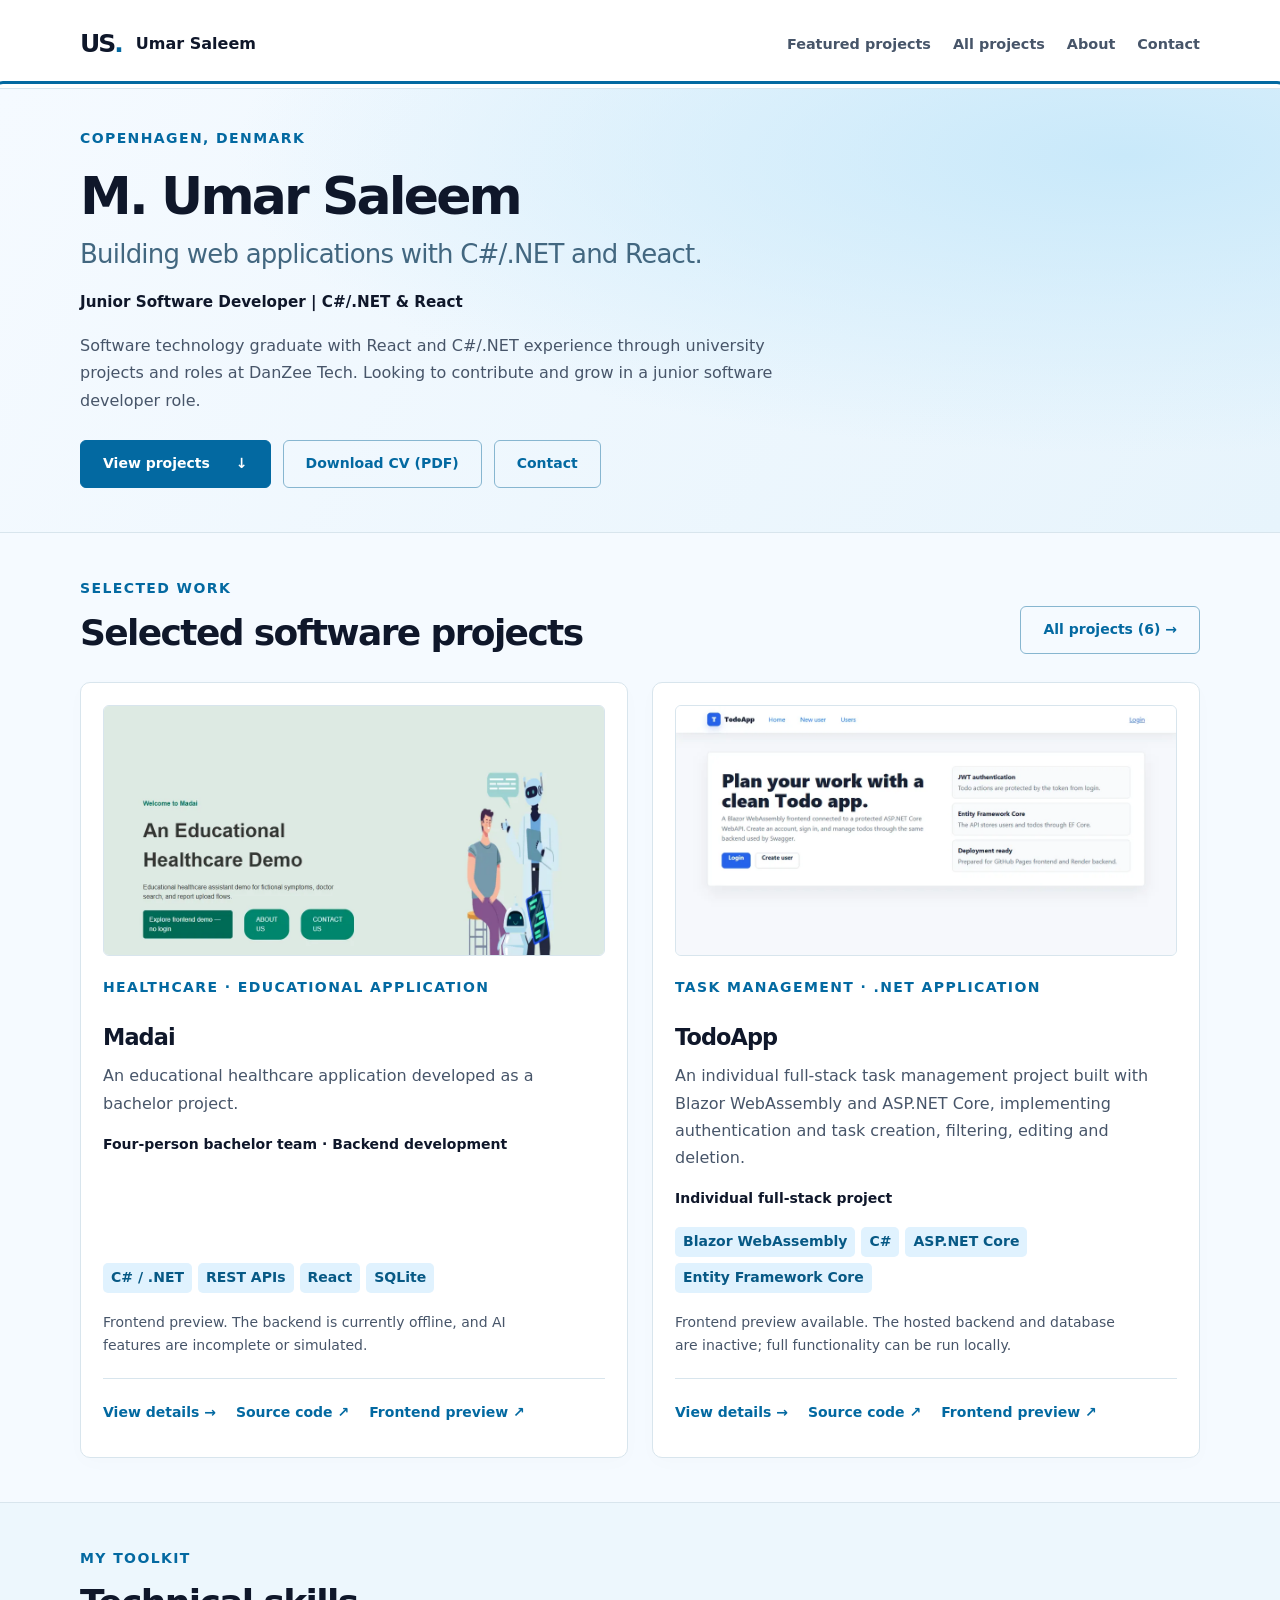
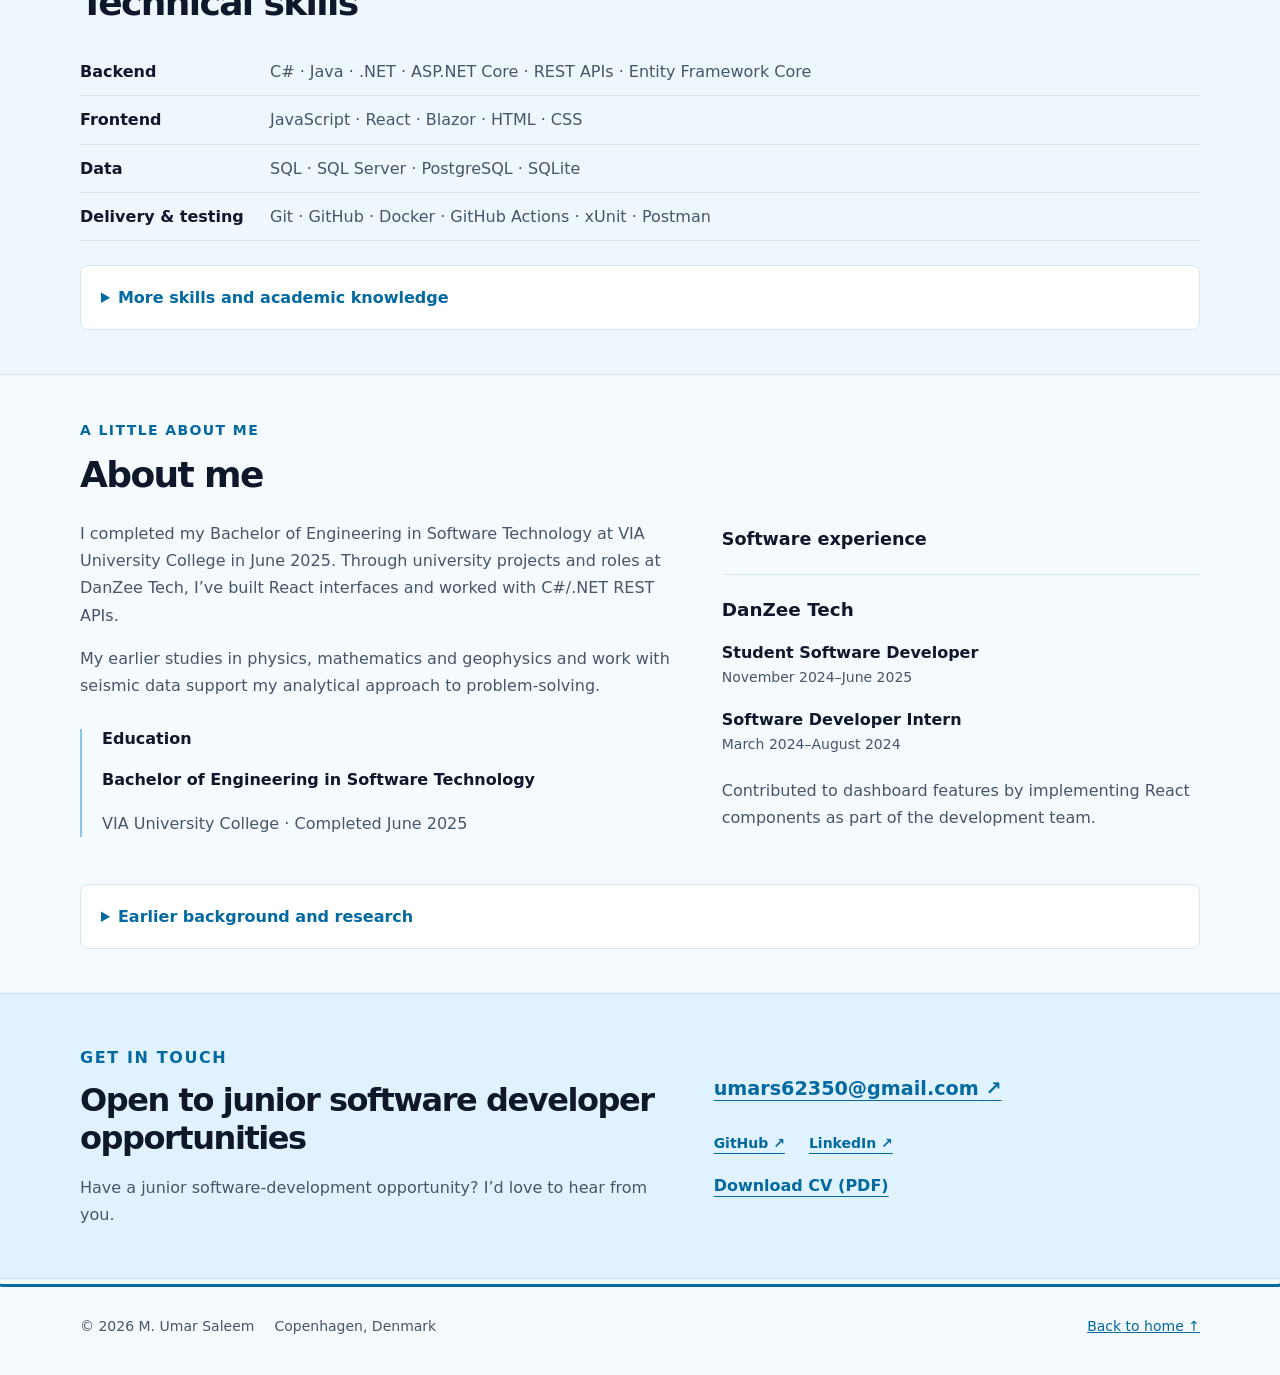
<file: index.html>
<!doctype html>
<html lang="en"><head><link rel="canonical" href="https://umarsalem.github.io/"/><meta charset="UTF-8"/><meta name="viewport" content="width=device-width, initial-scale=1.0"/><meta name="theme-color" content="#F5FAFF"/><meta name="description" content="M. Umar Saleem — junior software developer in Copenhagen, Denmark. Projects with C#/.NET, React and Blazor."/><title>M. Umar Saleem | Software Developer</title>  <script type="module" crossorigin src="/assets/index-BEud3jtp.js"></script>
  <link rel="stylesheet" crossorigin href="/assets/index-C_3tNBm0.css">
</head><body><div id="root"></div></body></html>
</file>
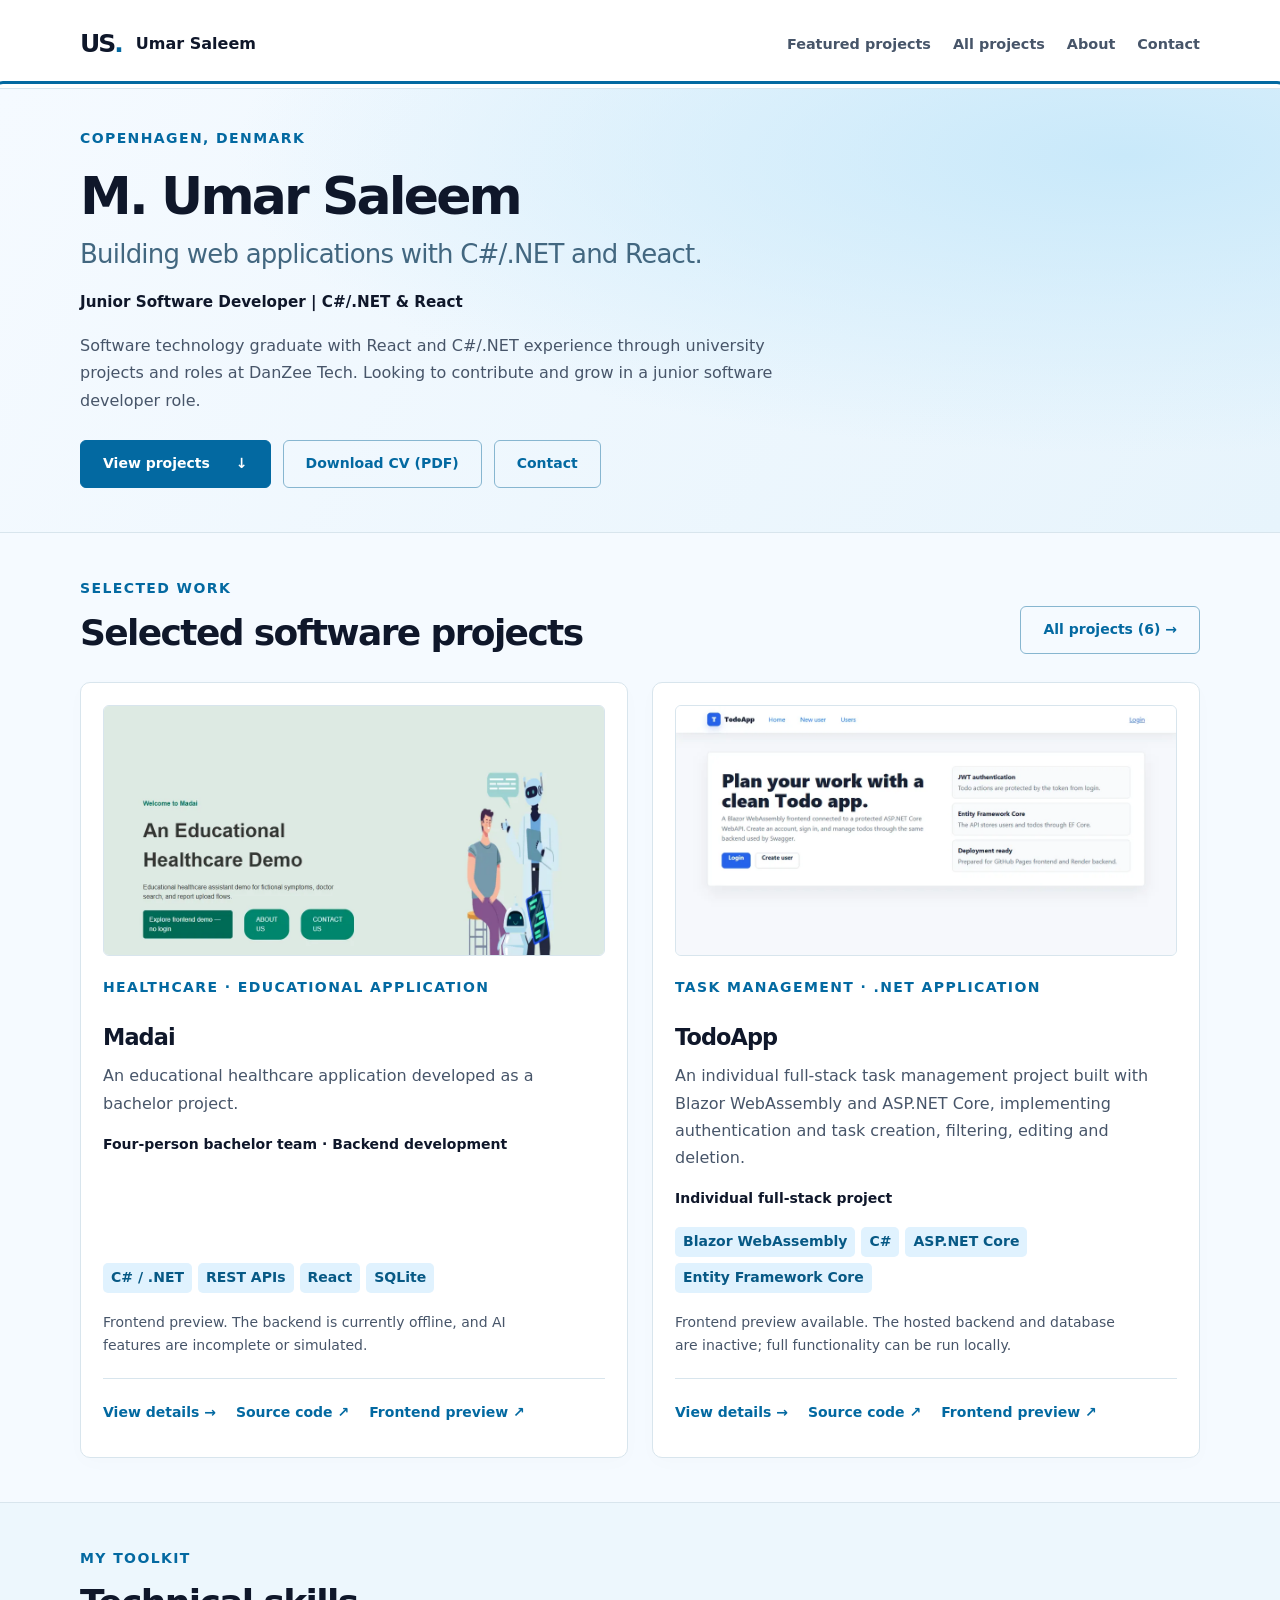
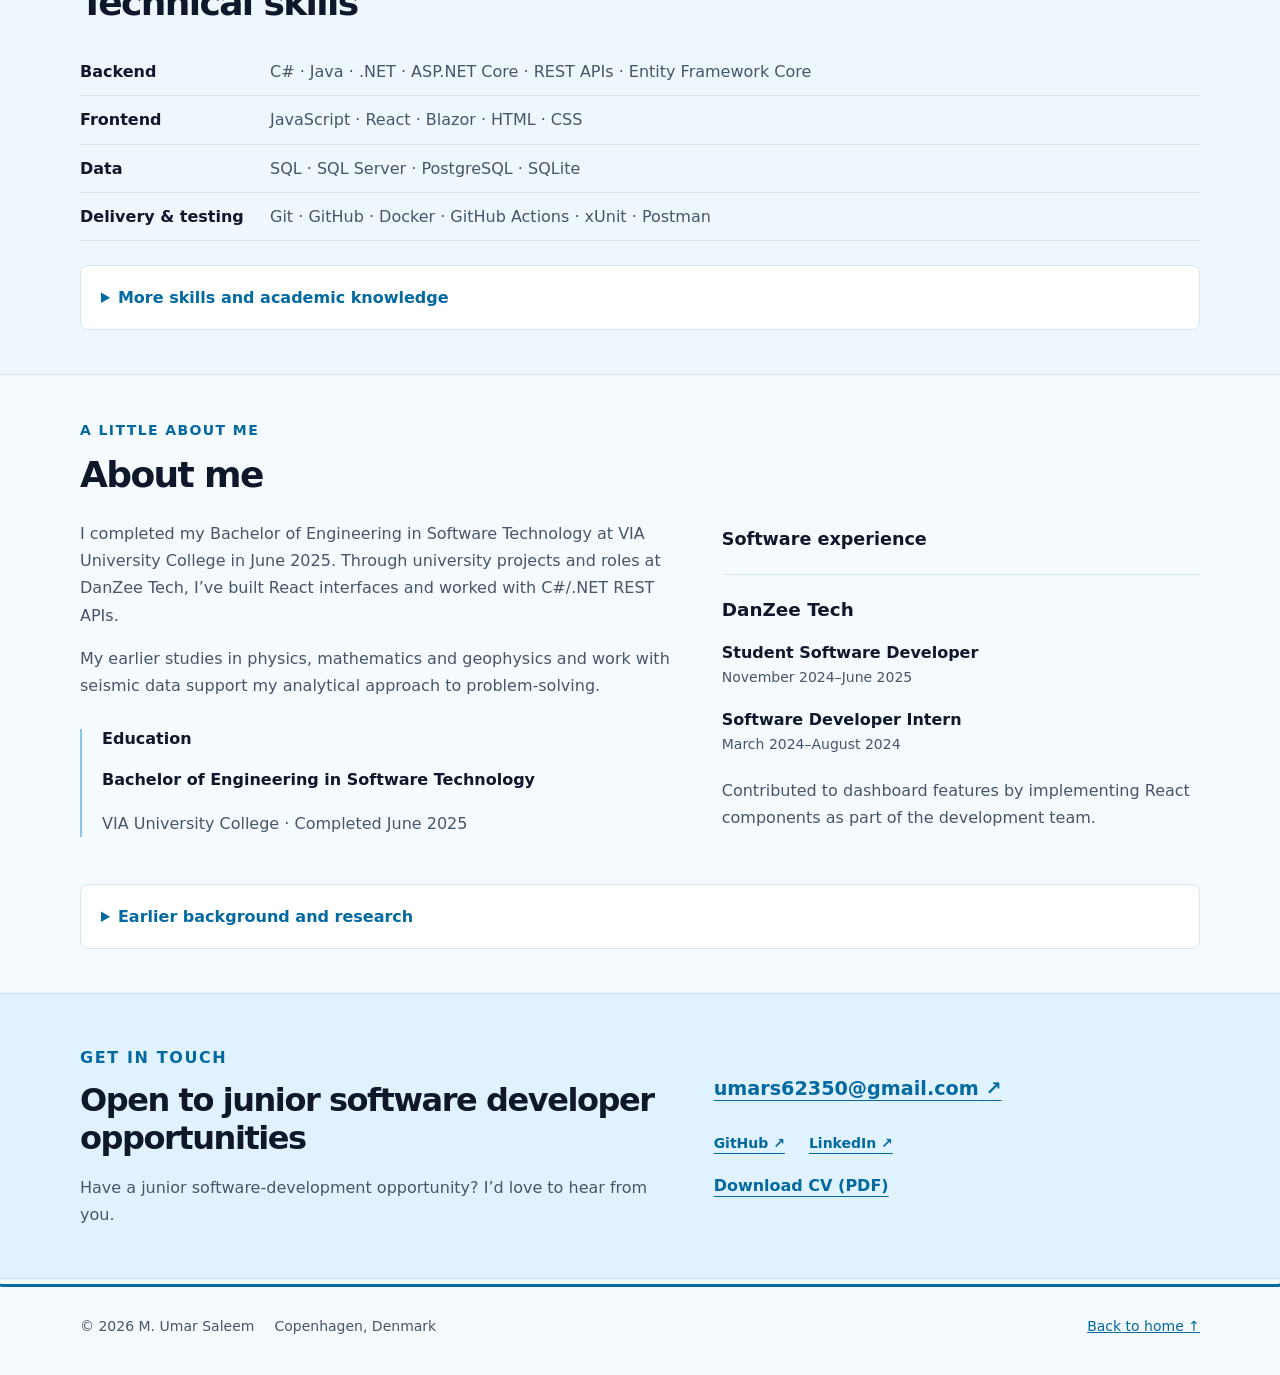
<file: preview-v2/index.html>
<!doctype html>
<html lang="en"><head><meta charset="UTF-8"><meta name="viewport" content="width=device-width, initial-scale=1"><meta name="robots" content="noindex,follow"><link rel="canonical" href="https://umarsalem.github.io/"><title>Portfolio moved</title></head>
<body><p>Version 2 is now the main portfolio. <a href="/">Continue to Umar Saleem’s portfolio</a>.</p>
<script>location.replace('/' + location.search + location.hash);</script></body></html>
</file>
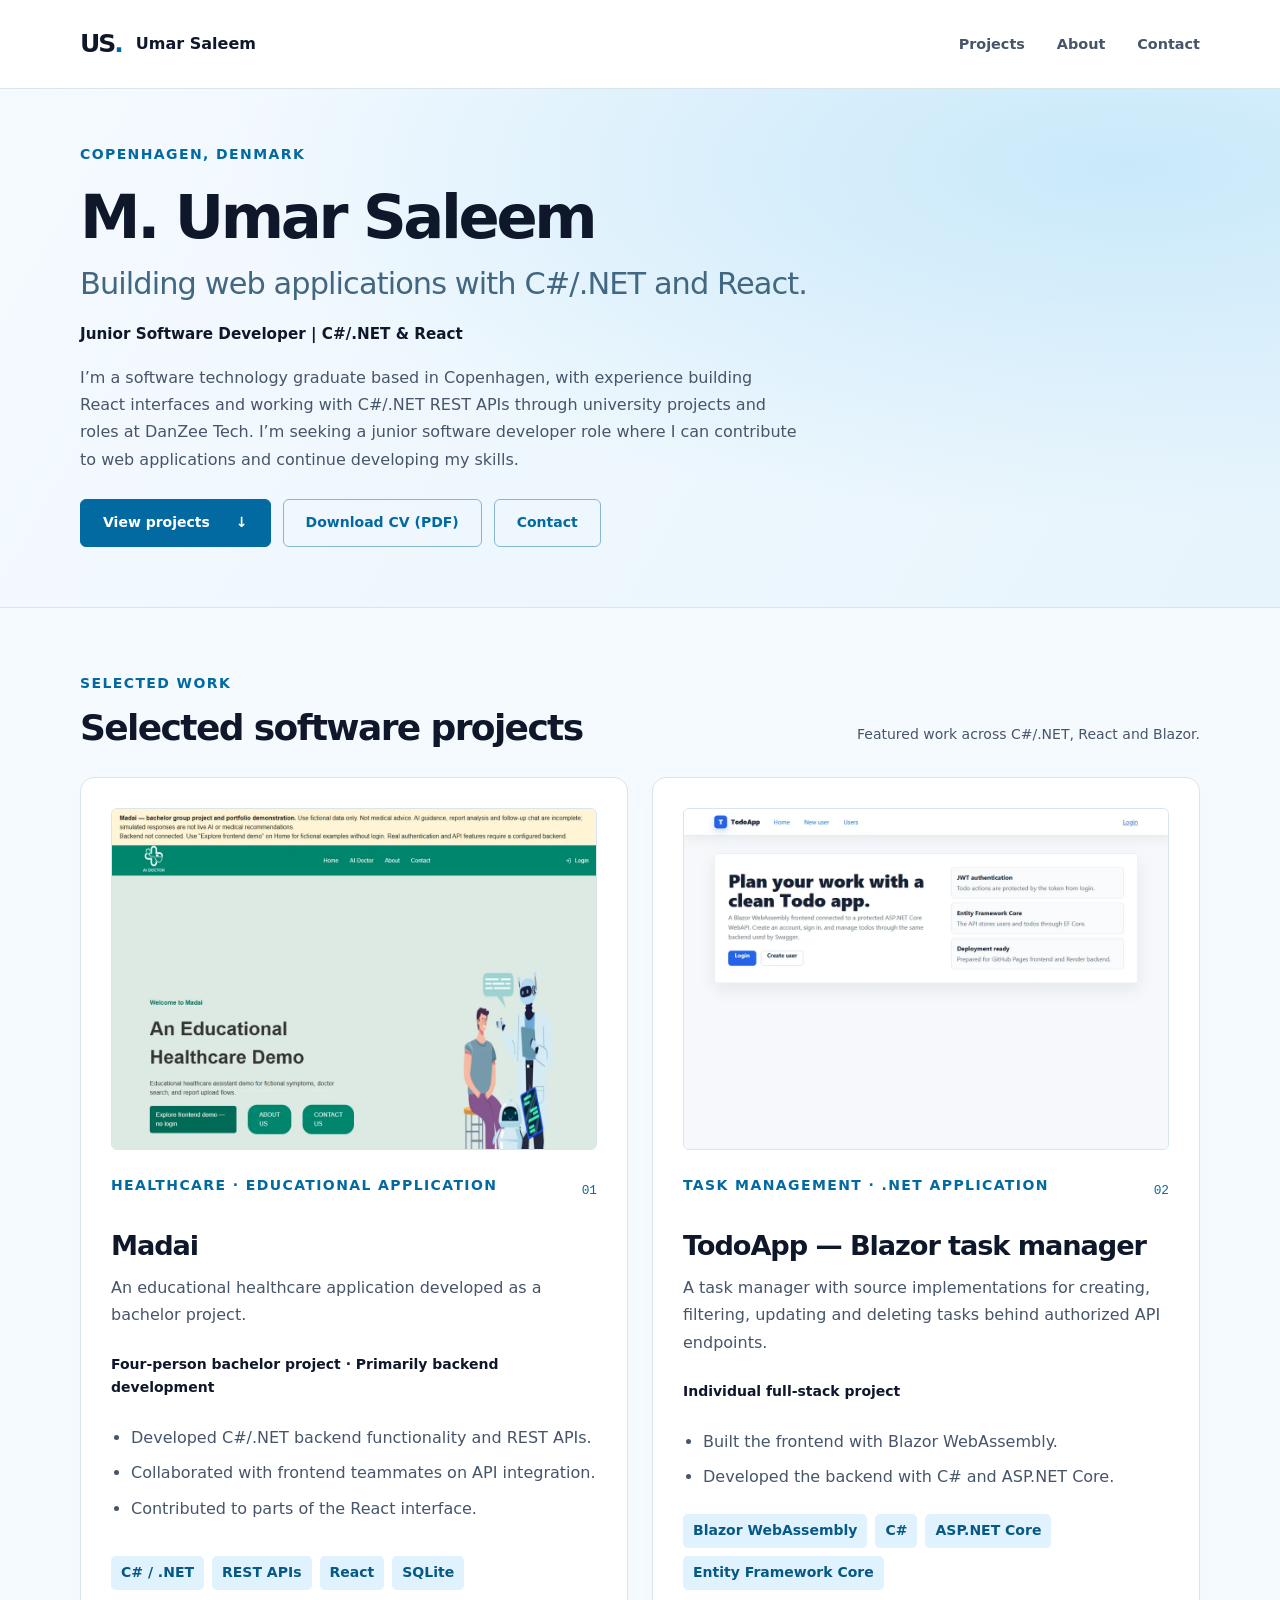
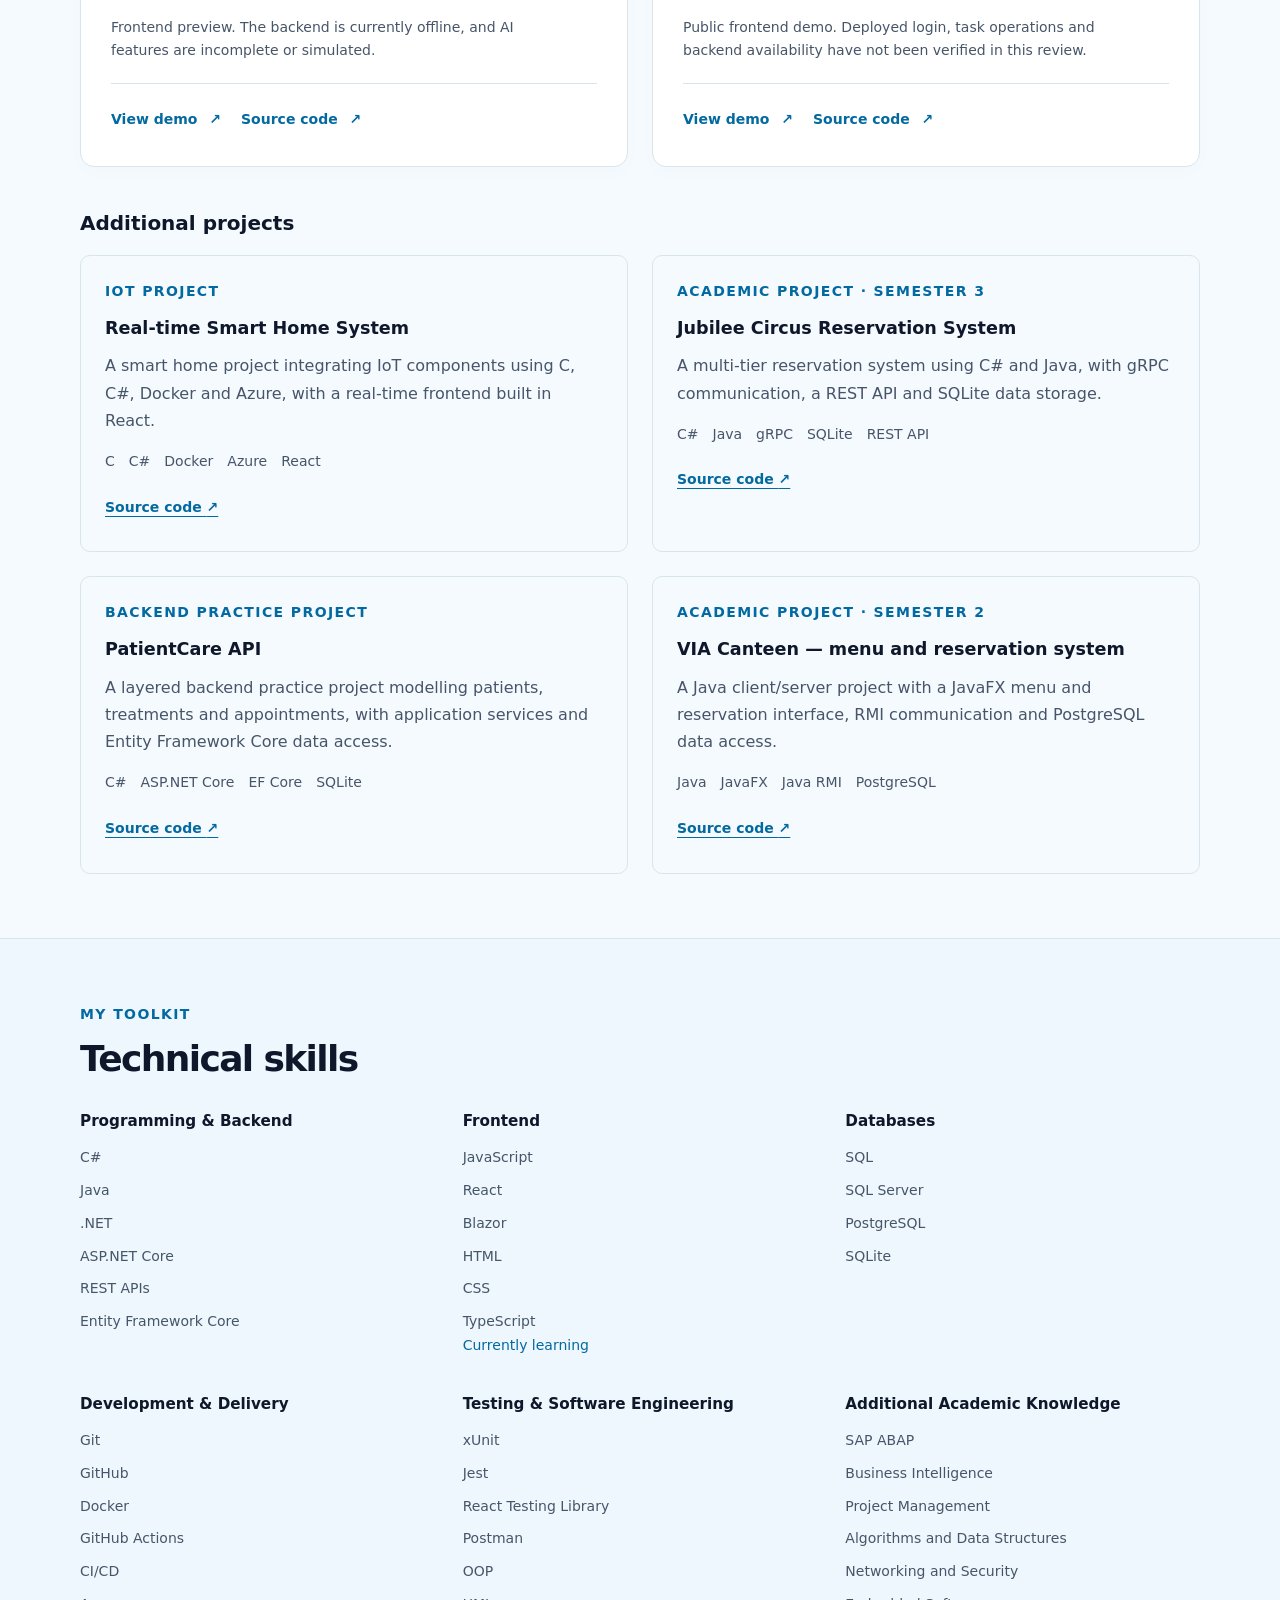
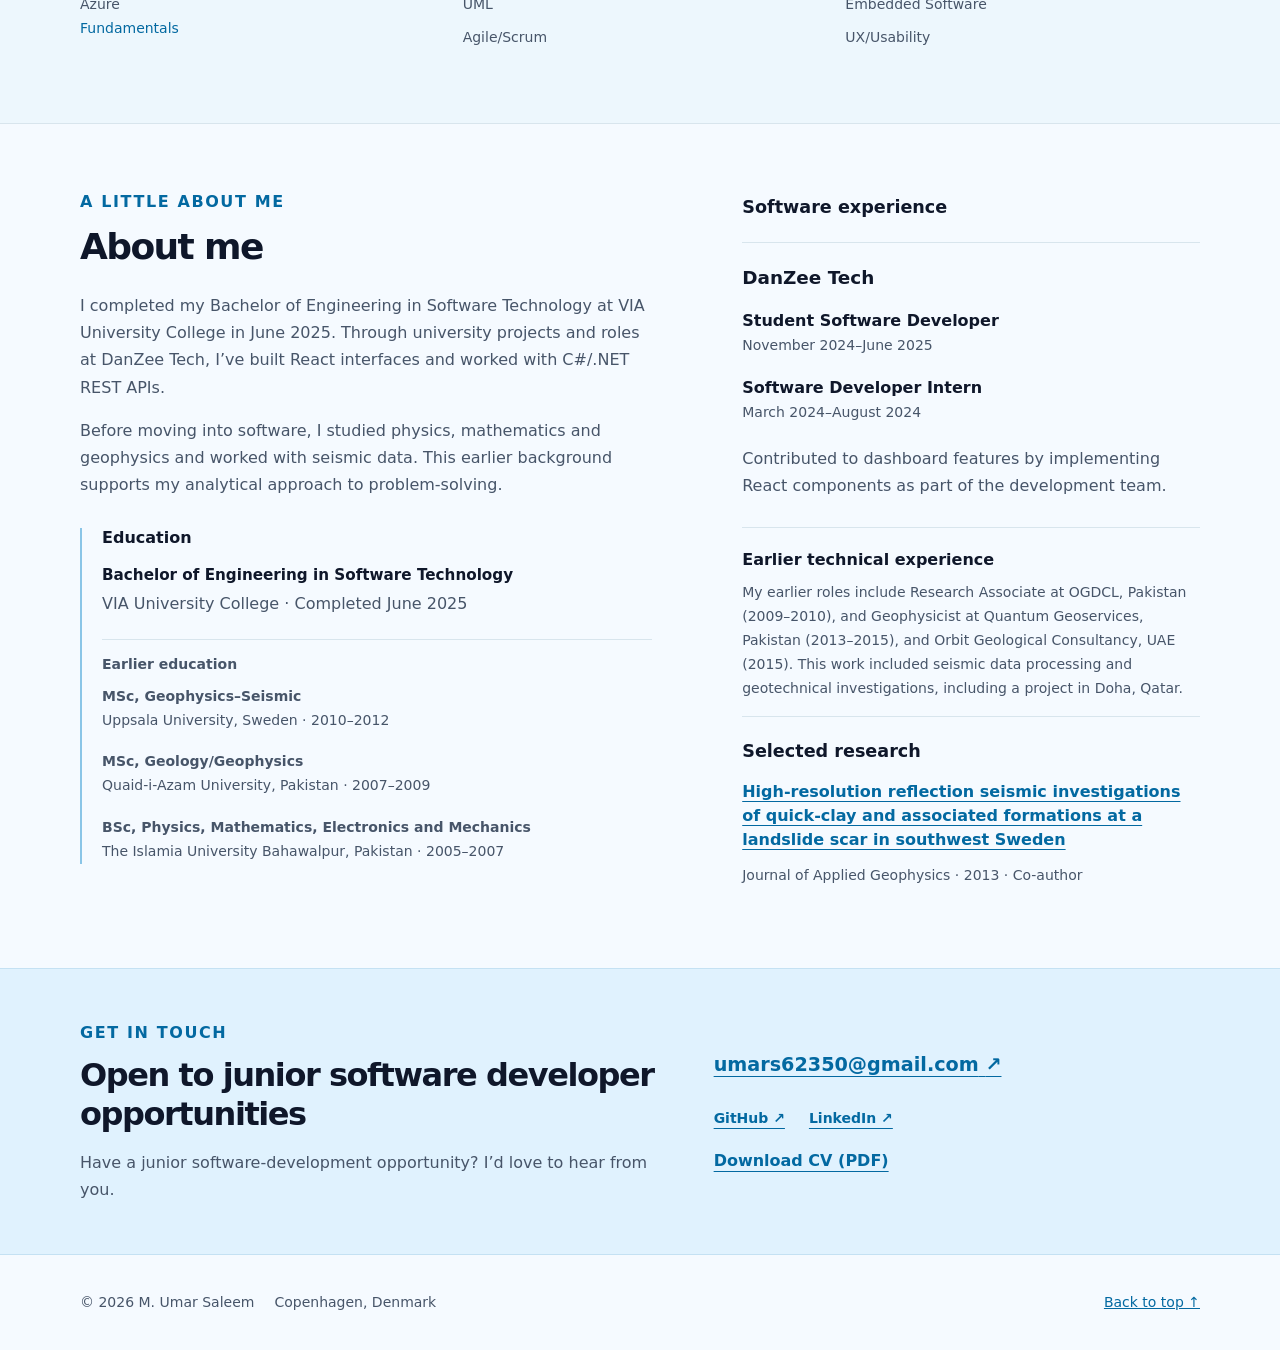
<file: v1/index.html>
<!doctype html>
<html lang="en"><head><meta name="robots" content="noindex,follow"/><meta charset="UTF-8"/><meta name="viewport" content="width=device-width, initial-scale=1.0"/><meta name="theme-color" content="#F5FAFF"/><meta name="description" content="M. Umar Saleem — junior software developer in Copenhagen, Denmark. Projects with C#/.NET, React and Blazor."/><title>M. Umar Saleem | Software Developer</title>  <script type="module" crossorigin src="/v1/assets/index-DHV063lf.js"></script>
  <link rel="stylesheet" crossorigin href="/v1/assets/index-CzCGzYGn.css">
</head><body><div id="root"></div></body></html>
</file>
<file: assets/index-C_3tNBm0.css>
._header_1t679_1{border-bottom:1px solid var(--border);background:var(--card)}._inner_1t679_2{display:flex;align-items:center;justify-content:space-between;min-height:88px;gap:24px}._brand_1t679_3{display:inline-flex;align-items:center;gap:12px;color:var(--heading);font-weight:700;text-decoration:none}._mark_1t679_4{font-size:25px;letter-spacing:-2px;padding-right:2px}._mark_1t679_4 span{color:var(--primary)}._links_1t679_6{display:flex;gap:32px;padding:0;margin:0;list-style:none}._links_1t679_6 a{display:block;padding:12px 0;color:var(--body);font-size:.9rem;font-weight:600;text-decoration:none}._links_1t679_6 a:hover{color:var(--primary);text-decoration:underline;text-underline-offset:6px}@media(max-width:520px){._inner_1t679_2{flex-wrap:wrap;gap:0;padding-block:14px}._brand_1t679_3{width:100%}._links_1t679_6{gap:26px}}._links_1t679_6{gap:22px;flex-wrap:wrap}@media(max-width:520px){._links_1t679_6{gap:0 20px}._links_1t679_6 a{font-size:.875rem}}._hero_1xcc4_1{background:radial-gradient(ellipse at 88% 15%,#c9e9fa 0,transparent 56%),linear-gradient(120deg,#f5faff,#e7f4fc);border-bottom:1px solid var(--border)}._heroInner_1xcc4_2{padding-block:54px 60px}._hero_1xcc4_1 h1{font-size:clamp(2.4rem,5vw,3.8rem);letter-spacing:-.055em;margin:14px 0 20px;font-weight:700}._hero_1xcc4_1 h1 span{display:block;color:#426780;font-size:.5em;letter-spacing:-.03em;margin-top:12px;font-weight:500}._role_1xcc4_5{color:var(--heading);font-weight:600;font-size:.95rem}._intro_1xcc4_6{max-width:720px;font-size:1rem;margin-bottom:26px}._heroActions_1xcc4_7{display:flex;flex-wrap:wrap;gap:12px}._mobileBreak_1xcc4_8{display:none}._section_1xcc4_9{padding-block:64px}._sectionHeading_1xcc4_10{display:flex;align-items:end;justify-content:space-between;gap:24px;margin-bottom:28px}._sectionHeading_1xcc4_10 h2{margin-bottom:0}._sectionHeading_1xcc4_10>p{font-size:.875rem;margin-bottom:2px}._projects_1xcc4_13{display:grid;grid-template-columns:repeat(2,minmax(0,1fr));gap:24px}._skillsSection_1xcc4_14{background:#edf7fd;border-block:1px solid var(--border)}._skills_1xcc4_14{display:grid;grid-template-columns:repeat(3,minmax(0,1fr));gap:28px;margin-top:32px}._skills_1xcc4_14 h3{font-size:.95rem;margin:0 0 16px}._skills_1xcc4_14 ul{list-style:none;padding:0;margin:0;font-size:.875rem}._skills_1xcc4_14 li{margin-bottom:9px}._about_1xcc4_19{display:grid;grid-template-columns:1.25fr 1fr;gap:90px}._about_1xcc4_19 p{font-size:1rem}._education_1xcc4_21{margin-top:30px;border-left:2px solid #8ac5e7;padding-left:20px}._education_1xcc4_21 h3{font-size:1rem;margin:10px 0}._education_1xcc4_21 p{margin:0}._experience_1xcc4_24{padding-top:9px}._experience_1xcc4_24>h3{font-size:1.1rem;margin:0 0 24px}._job_1xcc4_26{border-top:1px solid var(--border);padding-block:24px}._job_1xcc4_26 h4{font-size:1rem;margin:8px 0}._job_1xcc4_26 p{margin:0}._dates_1xcc4_29{font-size:.875rem!important}._contact_1xcc4_30{background:var(--soft);border-block:1px solid #c4e1f3}._contactInner_1xcc4_31{display:grid;grid-template-columns:1.2fr 1fr;align-items:center;gap:50px;padding-block:50px}._contact_1xcc4_30 h2{font-size:clamp(1.6rem,2.7vw,2rem);margin-bottom:16px}._contact_1xcc4_30 p{font-size:1rem;margin-bottom:0}._contactLinks_1xcc4_34{min-width:0}._contactLinks_1xcc4_34 a{display:inline-block;padding-block:8px;font-weight:600;text-underline-offset:5px}._email_1xcc4_36{font-size:clamp(.95rem,2vw,1.2rem);overflow-wrap:anywhere}._contactLinks_1xcc4_34>div{display:flex;gap:24px;font-size:.875rem;margin-top:10px}@media(max-width:800px){._sectionHeading_1xcc4_10{display:block}._sectionHeading_1xcc4_10>p{margin-top:16px}._skills_1xcc4_14{grid-template-columns:repeat(2,minmax(0,1fr))}._about_1xcc4_19{gap:36px}._contactInner_1xcc4_31{gap:28px}}@media(max-width:600px){._heroInner_1xcc4_2{padding-block:36px 40px}._hero_1xcc4_1 h1{font-size:2.5rem}._mobileBreak_1xcc4_8{display:block}._hero_1xcc4_1 h1 span{line-height:1.4}._section_1xcc4_9{padding-block:44px}._projects_1xcc4_13,._about_1xcc4_19,._contactInner_1xcc4_31{grid-template-columns:1fr}._contactInner_1xcc4_31{padding-block:40px;gap:20px}._skills_1xcc4_14{gap:28px 20px}}._educationList_1xcc4_41{list-style:none;padding:0;margin:18px 0 0}._educationList_1xcc4_41 li+li{margin-top:18px}._educationList_1xcc4_41 h4{font-size:.95rem;margin:0 0 6px}._research_1xcc4_44{margin-top:16px;padding-top:24px;border-top:1px solid var(--border)}._research_1xcc4_44 h3{font-size:1.1rem;margin:0 0 18px}._research_1xcc4_44 h4{font-size:1rem;line-height:1.5;margin:0 0 12px;overflow-wrap:anywhere}._research_1xcc4_44 a{text-underline-offset:4px}._researchMeta_1xcc4_48{font-size:.875rem!important}._skillNote_1xcc4_50{display:block;font-size:.875rem;color:var(--primary)}@media(max-width:600px){._skills_1xcc4_14{grid-template-columns:1fr;gap:30px}}._earlierEducation_1xcc4_52{margin-top:22px;padding-top:16px;border-top:1px solid var(--border)}._earlierEducation_1xcc4_52>h4{font-size:.875rem;margin:0;color:var(--body)}._earlierEducation_1xcc4_52 ._educationList_1xcc4_41{margin-top:12px}._earlierEducation_1xcc4_52 ._educationList_1xcc4_41 p{font-size:.875rem}._earlierDegree_1xcc4_56{font-weight:600}._supportingExperience_1xcc4_57{border-top:1px solid var(--border);padding-top:22px}._supportingExperience_1xcc4_57 h3{font-size:1rem;margin:0 0 12px}._supportingExperience_1xcc4_57 p{font-size:.875rem}._softwareCompany_1xcc4_61{border-top:1px solid var(--border);padding-top:24px;margin-bottom:28px}._softwareCompany_1xcc4_61>h4{font-size:1.15rem;margin:0 0 18px}._softwareRoles_1xcc4_63{list-style:none;padding:0;margin:0 0 20px}._softwareRoles_1xcc4_63 li+li{margin-top:16px}._softwareRoles_1xcc4_63 p{margin:0}._jobTitle_1xcc4_66{font-weight:600;color:var(--heading)}._additionalProjects_1xcc4_67{margin-top:44px}._additionalProjects_1xcc4_67>h3{font-size:1.25rem;margin:0 0 20px}._additionalProject_1xcc4_67{padding:24px;border:1px solid var(--border);border-radius:10px;min-width:0}._additionalProject_1xcc4_67 h4{font-size:1.1rem;margin:12px 0;line-height:1.4}._additionalProject_1xcc4_67 ul{list-style:none;padding:0;display:flex;flex-wrap:wrap;gap:6px 14px;font-size:.875rem}._additionalProject_1xcc4_67 a{display:inline-block;padding-block:8px;font-size:.875rem;font-weight:650;text-underline-offset:4px}._section_1xcc4_9{padding-block:44px}._heroInner_1xcc4_2{padding-block:38px 44px}._hero_1xcc4_1 h1{font-size:clamp(2.3rem,4.5vw,3.25rem)}._intro_1xcc4_6{max-width:720px}._about_1xcc4_19{gap:44px}._skillRows_1xcc4_80{margin:0 0 22px}._skillRows_1xcc4_80>div{display:grid;grid-template-columns:170px minmax(0,1fr);padding-block:10px;gap:20px;border-bottom:1px solid var(--border)}._skillRows_1xcc4_80 dt{color:var(--heading);font-weight:650}._skillRows_1xcc4_80 dd{margin:0}._disclosure_1xcc4_84{border:1px solid var(--border);border-radius:8px;background:var(--card);padding:4px 20px;margin-top:24px}._disclosure_1xcc4_84 summary{cursor:pointer;color:var(--primary);font-weight:650;padding-block:14px;min-height:48px}._disclosure_1xcc4_84[open]>:last-child{padding-block:16px}._moreSkills_1xcc4_87{display:grid;grid-template-columns:1fr 1fr;gap:20px}._moreSkills_1xcc4_87 h3{font-size:1rem;margin:0 0 12px}._inlineList_1xcc4_89{display:flex;flex-wrap:wrap;gap:8px 20px;padding:0;list-style:none;margin:0 0 24px}._projectDetail_1xcc4_90{max-width:850px}._projectDetail_1xcc4_90 nav{display:flex;flex-wrap:wrap;gap:24px;margin-bottom:32px}._projectDetail_1xcc4_90 nav a{padding-block:8px}._projectDetail_1xcc4_90 h1{font-size:clamp(2rem,4vw,3rem)}._projectDetail_1xcc4_90 h2{font-size:1.4rem;margin-top:30px;letter-spacing:-.02em}._projectDetail_1xcc4_90 li+li{margin-top:6px}._projectDetail_1xcc4_90 ._inlineList_1xcc4_89 li{margin:0}._detailIntro_1xcc4_97{font-size:1.1rem}._detailImage_1xcc4_98{display:block;width:100%;max-width:625px;height:auto;max-height:440px;object-fit:contain;border:1px solid var(--border);border-radius:8px;margin-block:28px}@media(max-width:600px){._section_1xcc4_9{padding-block:32px}._heroInner_1xcc4_2{padding-block:30px 34px}._sectionHeading_1xcc4_10 ._button_1xcc4_102{margin-top:18px}._skillRows_1xcc4_80>div{grid-template-columns:1fr;gap:3px}._moreSkills_1xcc4_87{grid-template-columns:1fr}._disclosure_1xcc4_84{padding-inline:16px}}._card_q5iyx_1{padding:30px;background:var(--card);border:1px solid var(--border);border-radius:14px;box-shadow:0 5px 20px #0f172a04;display:flex;flex-direction:column;transition:border-color .16s,box-shadow .16s;min-width:0}._card_q5iyx_1:hover{border-color:#91bed5;box-shadow:0 7px 24px #0369a10b}._top_q5iyx_3{display:flex;justify-content:space-between;align-items:center;gap:16px}._number_q5iyx_4{color:var(--primary);font-size:.8rem;font-family:monospace}._card_q5iyx_1 h3{margin:22px 0 12px;font-size:1.7rem;letter-spacing:-.04em}._card_q5iyx_1 p{margin:0 0 24px;max-width:51ch}._tags_q5iyx_7{display:flex;flex-wrap:wrap;list-style:none;gap:8px;padding:0;margin:auto 0 26px}._tags_q5iyx_7 li{padding:5px 10px;background:var(--soft);color:#075985;font-size:.875rem;font-weight:600;border-radius:5px}._actions_q5iyx_9{display:flex;flex-wrap:wrap;gap:20px;border-top:1px solid var(--border);padding-top:20px}._actions_q5iyx_9 a{font-size:.875rem;font-weight:700;text-decoration:none;padding-block:4px}._actions_q5iyx_9 a:hover{text-decoration:underline;text-underline-offset:4px}._actions_q5iyx_9 span{margin-left:7px}._image_q5iyx_13{display:block;width:100%;height:auto;aspect-ratio:2 / 1;object-fit:cover;background:var(--background);border:1px solid var(--border);margin-bottom:24px;border-radius:6px}@media(max-width:520px){._card_q5iyx_1{padding:24px}}._role_q5iyx_17{font-size:.875rem;font-weight:650;color:var(--heading)}._contributions_q5iyx_18{padding-left:20px;margin:0 0 24px}._contributions_q5iyx_18 li+li{margin-top:8px}._card_q5iyx_1 ._demoStatus_q5iyx_20{font-size:.875rem;margin:0 0 20px}._card_q5iyx_1{padding:22px;border-radius:10px}._card_q5iyx_1 h3{font-size:1.4rem;margin:8px 0 12px}._card_q5iyx_1 p{margin-bottom:16px}._card_q5iyx_1 ._image_q5iyx_13{max-height:none;margin-bottom:20px;object-position:center top}._tags_q5iyx_7{margin:auto 0 18px;gap:6px}._tags_q5iyx_7 li{padding:3px 8px}._actions_q5iyx_9{gap:8px 20px;padding-top:12px}._actions_q5iyx_9 a{min-height:44px;display:inline-flex;align-items:center}:root{font-family:Inter,Segoe UI,system-ui,-apple-system,sans-serif;color:#475569;background:#f5faff;font-synthesis:none;text-rendering:optimizeLegibility;-webkit-font-smoothing:antialiased;--background: #f5faff;--card: #fff;--soft: #e0f2fe;--primary: #0369a1;--heading: #0f172a;--body: #475569;--border: #d8e5ed}*{box-sizing:border-box}html{scroll-behavior:smooth;scroll-padding-top:28px}body{margin:0;font-size:16px;line-height:1.7;min-width:280px}a{color:var(--primary)}h1,h2,h3,h4{color:var(--heading);line-height:1.2}h2{font-size:clamp(1.75rem,3vw,2.25rem);letter-spacing:-.045em;margin:10px 0 24px;font-weight:650}p{margin:0 0 16px}::selection{background:#bae6fd;color:var(--heading)}:focus-visible{outline:3px solid var(--primary);outline-offset:5px;border-radius:3px}.container{width:min(1120px,calc(100% - 64px));margin-inline:auto}.eyebrow{font-size:.875rem;font-weight:700;letter-spacing:.1em;text-transform:uppercase;color:var(--primary);margin-bottom:10px}.button{display:inline-flex;align-items:center;justify-content:center;gap:26px;padding:11px 22px;min-height:48px;border:1px solid var(--primary);background:var(--primary);color:#fff;border-radius:6px;text-decoration:none;font-size:.875rem;font-weight:650;transition:background .15s}.button:hover{background:#075985}.secondary{background:transparent;color:var(--primary);border-color:#87b6d0}.secondary:hover{background:var(--soft)}.skip-link{position:absolute;left:16px;top:-100px;padding:10px 16px;background:#fff;z-index:10;font-weight:700}.skip-link:focus{top:12px}footer{display:flex;flex-wrap:wrap;align-items:center;gap:20px;padding-block:28px;font-size:.875rem}footer p{margin:0}footer a{margin-left:auto;padding:8px 0}@media(max-width:600px){.container{width:calc(100% - 40px)}footer{gap:8px 24px}footer p:first-child{width:100%}}@media(prefers-reduced-motion:reduce){html{scroll-behavior:auto}*,*:before,*:after{animation:none!important;transition:none!important}}
</file>
<file: v1/assets/index-CzCGzYGn.css>
._header_mfkwr_1{border-bottom:1px solid var(--border);background:var(--card)}._inner_mfkwr_3{display:flex;align-items:center;justify-content:space-between;min-height:88px;gap:24px}._brand_mfkwr_5{display:inline-flex;align-items:center;gap:12px;color:var(--heading);font-weight:700;text-decoration:none}._mark_mfkwr_7{font-size:25px;letter-spacing:-2px;padding-right:2px}._mark_mfkwr_7 span{color:var(--primary)}._links_mfkwr_11{display:flex;gap:32px;padding:0;margin:0;list-style:none}._links_mfkwr_11 a{display:block;padding:12px 0;color:var(--body);font-size:.9rem;font-weight:600;text-decoration:none}._links_mfkwr_11 a:hover{color:var(--primary);text-decoration:underline;text-underline-offset:6px}@media(max-width:520px){._inner_mfkwr_3{flex-wrap:wrap;gap:0;padding-block:14px}._brand_mfkwr_5{width:100%}._links_mfkwr_11{gap:26px}}._hero_1kgyk_1{background:radial-gradient(ellipse at 88% 15%,#c9e9fa 0,transparent 56%),linear-gradient(120deg,#f5faff,#e7f4fc);border-bottom:1px solid var(--border)}._heroInner_1kgyk_3{padding-block:54px 60px}._hero_1kgyk_1 h1{font-size:clamp(2.4rem,5vw,3.8rem);letter-spacing:-.055em;margin:14px 0 20px;font-weight:700}._hero_1kgyk_1 h1 span{display:block;color:#426780;font-size:.5em;letter-spacing:-.03em;margin-top:12px;font-weight:500}._role_1kgyk_9{color:var(--heading);font-weight:600;font-size:.95rem}._intro_1kgyk_11{max-width:720px;font-size:1rem;margin-bottom:26px}._heroActions_1kgyk_13{display:flex;flex-wrap:wrap;gap:12px}._mobileBreak_1kgyk_15{display:none}._section_1kgyk_17{padding-block:64px}._sectionHeading_1kgyk_19{display:flex;align-items:end;justify-content:space-between;gap:24px;margin-bottom:28px}._sectionHeading_1kgyk_19 h2{margin-bottom:0}._sectionHeading_1kgyk_19>p{font-size:.875rem;margin-bottom:2px}._projects_1kgyk_25{display:grid;grid-template-columns:repeat(2,minmax(0,1fr));gap:24px}._skillsSection_1kgyk_27{background:#edf7fd;border-block:1px solid var(--border)}._skills_1kgyk_27{display:grid;grid-template-columns:repeat(3,minmax(0,1fr));gap:28px;margin-top:32px}._skills_1kgyk_27 h3{font-size:.95rem;margin:0 0 16px}._skills_1kgyk_27 ul{list-style:none;padding:0;margin:0;font-size:.875rem}._skills_1kgyk_27 li{margin-bottom:9px}._about_1kgyk_37{display:grid;grid-template-columns:1.25fr 1fr;gap:90px}._about_1kgyk_37 p{font-size:1rem}._education_1kgyk_41{margin-top:30px;border-left:2px solid #8ac5e7;padding-left:20px}._education_1kgyk_41 h3{font-size:1rem;margin:10px 0}._education_1kgyk_41 p{margin:0}._experience_1kgyk_47{padding-top:9px}._experience_1kgyk_47>h3{font-size:1.1rem;margin:0 0 24px}._job_1kgyk_51{border-top:1px solid var(--border);padding-block:24px}._job_1kgyk_51 h4{font-size:1rem;margin:8px 0}._job_1kgyk_51 p{margin:0}._dates_1kgyk_57{font-size:.875rem!important}._contact_1kgyk_59{background:var(--soft);border-block:1px solid #c4e1f3}._contactInner_1kgyk_61{display:grid;grid-template-columns:1.2fr 1fr;align-items:center;gap:50px;padding-block:50px}._contact_1kgyk_59 h2{font-size:clamp(1.6rem,2.7vw,2rem);margin-bottom:16px}._contact_1kgyk_59 p{font-size:1rem;margin-bottom:0}._contactLinks_1kgyk_67{min-width:0}._contactLinks_1kgyk_67 a{display:inline-block;padding-block:8px;font-weight:600;text-underline-offset:5px}._email_1kgyk_71{font-size:clamp(.95rem,2vw,1.2rem);overflow-wrap:anywhere}._contactLinks_1kgyk_67>div{display:flex;gap:24px;font-size:.875rem;margin-top:10px}@media(max-width:800px){._sectionHeading_1kgyk_19{display:block}._sectionHeading_1kgyk_19>p{margin-top:16px}._skills_1kgyk_27{grid-template-columns:repeat(2,minmax(0,1fr))}._about_1kgyk_37{gap:36px}._contactInner_1kgyk_61{gap:28px}}@media(max-width:600px){._heroInner_1kgyk_3{padding-block:36px 40px}._hero_1kgyk_1 h1{font-size:2.5rem}._mobileBreak_1kgyk_15{display:block}._hero_1kgyk_1 h1 span{line-height:1.4}._section_1kgyk_17{padding-block:44px}._projects_1kgyk_25,._about_1kgyk_37,._contactInner_1kgyk_61{grid-template-columns:1fr}._contactInner_1kgyk_61{padding-block:40px;gap:20px}._skills_1kgyk_27{gap:28px 20px}}._educationList_1kgyk_79{list-style:none;padding:0;margin:18px 0 0}._educationList_1kgyk_79 li+li{margin-top:18px}._educationList_1kgyk_79 h4{font-size:.95rem;margin:0 0 6px}._research_1kgyk_85{margin-top:16px;padding-top:24px;border-top:1px solid var(--border)}._research_1kgyk_85 h3{font-size:1.1rem;margin:0 0 18px}._research_1kgyk_85 h4{font-size:1rem;line-height:1.5;margin:0 0 12px;overflow-wrap:anywhere}._research_1kgyk_85 a{text-underline-offset:4px}._researchMeta_1kgyk_93{font-size:.875rem!important}._skillNote_1kgyk_97{display:block;font-size:.875rem;color:var(--primary)}@media(max-width:600px){._skills_1kgyk_27{grid-template-columns:1fr;gap:30px}}._earlierEducation_1kgyk_101{margin-top:22px;padding-top:16px;border-top:1px solid var(--border)}._earlierEducation_1kgyk_101>h4{font-size:.875rem;margin:0;color:var(--body)}._earlierEducation_1kgyk_101 ._educationList_1kgyk_79{margin-top:12px}._earlierEducation_1kgyk_101 ._educationList_1kgyk_79 p{font-size:.875rem}._earlierDegree_1kgyk_109{font-weight:600}._supportingExperience_1kgyk_111{border-top:1px solid var(--border);padding-top:22px}._supportingExperience_1kgyk_111 h3{font-size:1rem;margin:0 0 12px}._supportingExperience_1kgyk_111 p{font-size:.875rem}._softwareCompany_1kgyk_119{border-top:1px solid var(--border);padding-top:24px;margin-bottom:28px}._softwareCompany_1kgyk_119>h4{font-size:1.15rem;margin:0 0 18px}._softwareRoles_1kgyk_123{list-style:none;padding:0;margin:0 0 20px}._softwareRoles_1kgyk_123 li+li{margin-top:16px}._softwareRoles_1kgyk_123 p{margin:0}._jobTitle_1kgyk_129{font-weight:600;color:var(--heading)}._additionalProjects_1kgyk_131{margin-top:44px}._additionalProjects_1kgyk_131>h3{font-size:1.25rem;margin:0 0 20px}._additionalProject_1kgyk_131{padding:24px;border:1px solid var(--border);border-radius:10px;min-width:0}._additionalProject_1kgyk_131 h4{font-size:1.1rem;margin:12px 0;line-height:1.4}._additionalProject_1kgyk_131 ul{list-style:none;padding:0;display:flex;flex-wrap:wrap;gap:6px 14px;font-size:.875rem}._additionalProject_1kgyk_131 a{display:inline-block;padding-block:8px;font-size:.875rem;font-weight:650;text-underline-offset:4px}._card_1jfqe_1{padding:30px;background:var(--card);border:1px solid var(--border);border-radius:14px;box-shadow:0 5px 20px #0f172a04;display:flex;flex-direction:column;transition:border-color .16s,box-shadow .16s;min-width:0}._card_1jfqe_1:hover{border-color:#91bed5;box-shadow:0 7px 24px #0369a10b}._top_1jfqe_5{display:flex;justify-content:space-between;align-items:center;gap:16px}._number_1jfqe_7{color:var(--primary);font-size:.8rem;font-family:monospace}._card_1jfqe_1 h3{margin:22px 0 12px;font-size:1.7rem;letter-spacing:-.04em}._card_1jfqe_1 p{margin:0 0 24px;max-width:51ch}._tags_1jfqe_13{display:flex;flex-wrap:wrap;list-style:none;gap:8px;padding:0;margin:auto 0 26px}._tags_1jfqe_13 li{padding:5px 10px;background:var(--soft);color:#075985;font-size:.875rem;font-weight:600;border-radius:5px}._actions_1jfqe_17{display:flex;flex-wrap:wrap;gap:20px;border-top:1px solid var(--border);padding-top:20px}._actions_1jfqe_17 a{font-size:.875rem;font-weight:700;text-decoration:none;padding-block:4px}._actions_1jfqe_17 a:hover{text-decoration:underline;text-underline-offset:4px}._actions_1jfqe_17 span{margin-left:7px}._image_1jfqe_25{display:block;width:100%;height:auto;aspect-ratio:1120 / 788;object-fit:contain;background:var(--background);border:1px solid var(--border);margin-bottom:24px;border-radius:6px}@media(max-width:520px){._card_1jfqe_1{padding:24px}}._role_1jfqe_31{font-size:.875rem;font-weight:650;color:var(--heading)}._contributions_1jfqe_33{padding-left:20px;margin:0 0 24px}._contributions_1jfqe_33 li+li{margin-top:8px}._card_1jfqe_1 ._demoStatus_1jfqe_37{font-size:.875rem;margin:0 0 20px}:root{font-family:Inter,Segoe UI,system-ui,-apple-system,sans-serif;color:#475569;background:#f5faff;font-synthesis:none;text-rendering:optimizeLegibility;-webkit-font-smoothing:antialiased;--background: #f5faff;--card: #fff;--soft: #e0f2fe;--primary: #0369a1;--heading: #0f172a;--body: #475569;--border: #d8e5ed}*{box-sizing:border-box}html{scroll-behavior:smooth;scroll-padding-top:28px}body{margin:0;font-size:16px;line-height:1.7;min-width:280px}a{color:var(--primary)}h1,h2,h3,h4{color:var(--heading);line-height:1.2}h2{font-size:clamp(1.75rem,3vw,2.25rem);letter-spacing:-.045em;margin:10px 0 24px;font-weight:650}p{margin:0 0 16px}::selection{background:#bae6fd;color:var(--heading)}:focus-visible{outline:3px solid var(--primary);outline-offset:5px;border-radius:3px}.container{width:min(1120px,calc(100% - 64px));margin-inline:auto}.eyebrow{font-size:.875rem;font-weight:700;letter-spacing:.1em;text-transform:uppercase;color:var(--primary);margin-bottom:10px}.button{display:inline-flex;align-items:center;justify-content:center;gap:26px;padding:11px 22px;min-height:48px;border:1px solid var(--primary);background:var(--primary);color:#fff;border-radius:6px;text-decoration:none;font-size:.875rem;font-weight:650;transition:background .15s}.button:hover{background:#075985}.secondary{background:transparent;color:var(--primary);border-color:#87b6d0}.secondary:hover{background:var(--soft)}.skip-link{position:absolute;left:16px;top:-100px;padding:10px 16px;background:#fff;z-index:10;font-weight:700}.skip-link:focus{top:12px}footer{display:flex;flex-wrap:wrap;align-items:center;gap:20px;padding-block:28px;font-size:.875rem}footer p{margin:0}footer a{margin-left:auto;padding:8px 0}@media(max-width:600px){.container{width:calc(100% - 40px)}footer{gap:8px 24px}footer p:first-child{width:100%}}@media(prefers-reduced-motion:reduce){html{scroll-behavior:auto}*,*:before,*:after{animation:none!important;transition:none!important}}
</file>
